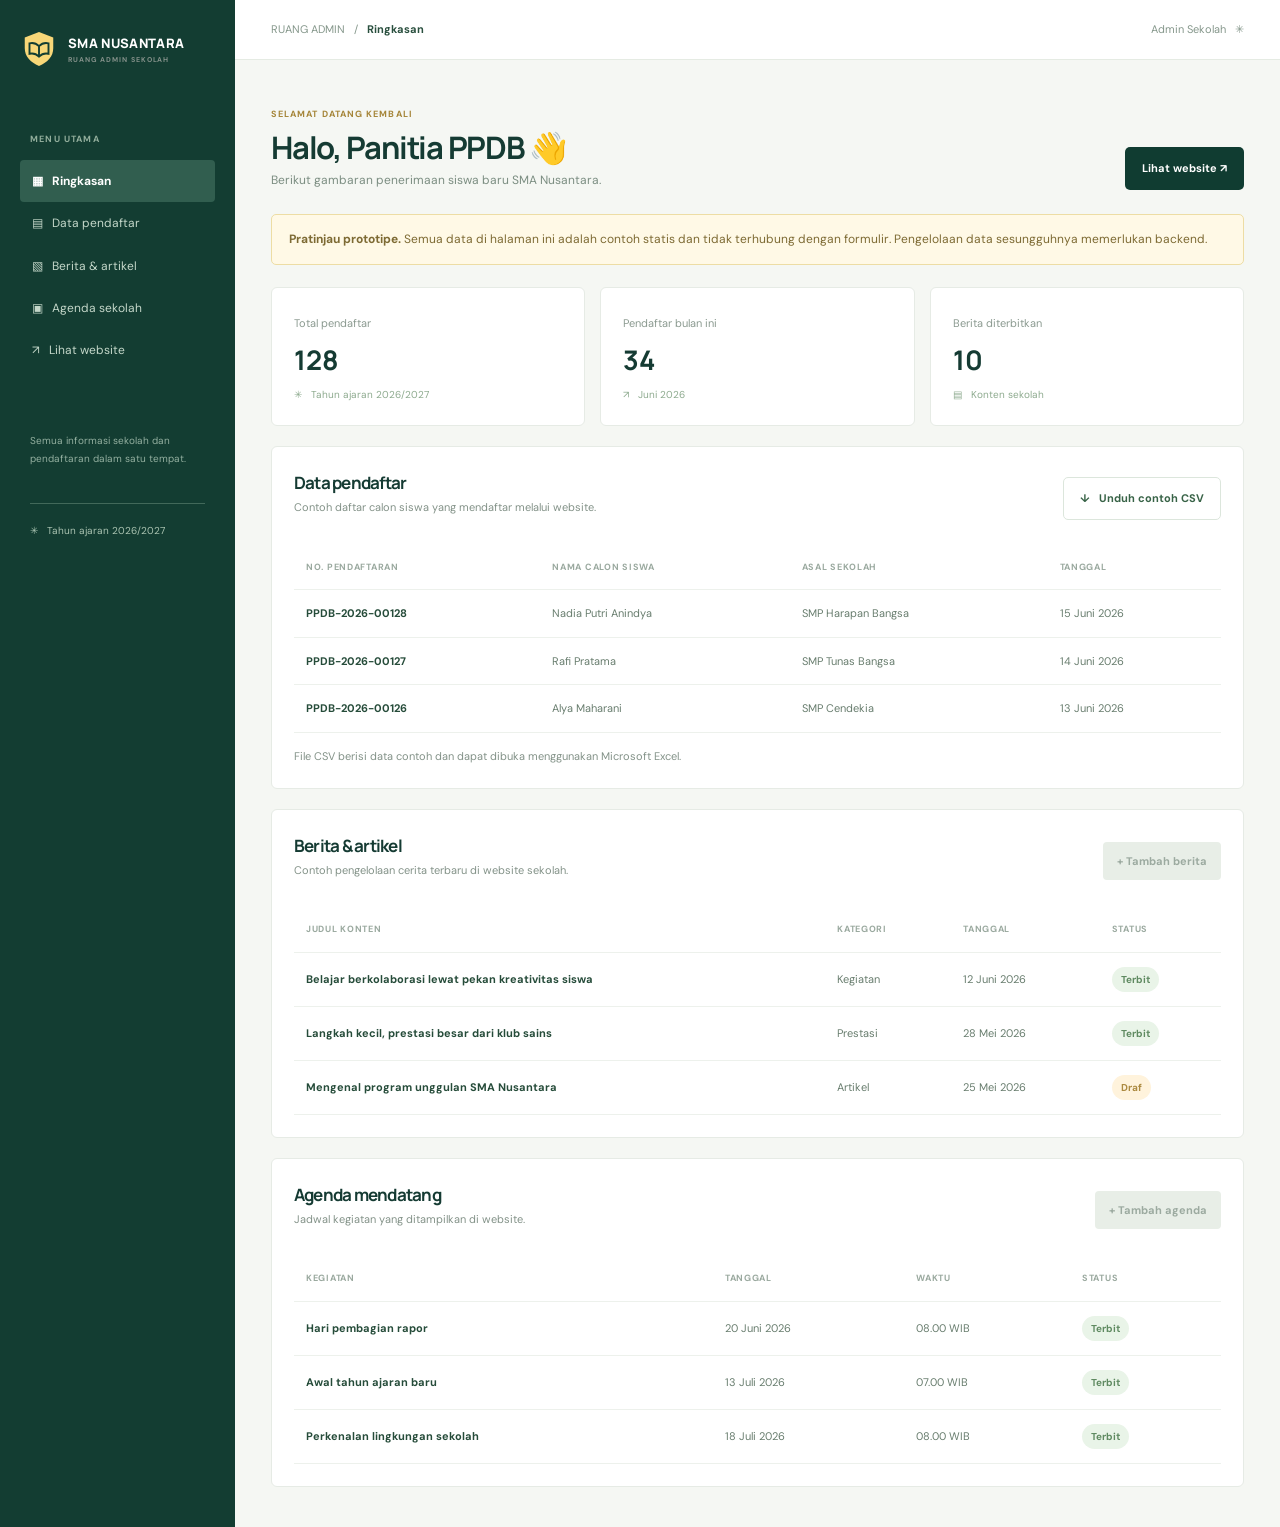
<file: admin.html>
<!doctype html>
<html lang="id">
<head>
  <meta charset="utf-8">
  <meta name="viewport" content="width=device-width, initial-scale=1">
  <title>Contoh Dashboard Panitia — SMA Nusantara</title>
  <link rel="preconnect" href="https://fonts.googleapis.com">
  <link rel="preconnect" href="https://fonts.gstatic.com" crossorigin>
  <link href="https://fonts.googleapis.com/css2?family=DM+Sans:wght@400;500;600;700&family=Manrope:wght@400;500;600;700;800&display=swap" rel="stylesheet">
  <link rel="stylesheet" href="style.css">
</head>
<body class="dashboard-page"><div class="dashboard-shell"><aside class="sidebar"><a class="brand" href="index.html"><span class="brand-mark" aria-hidden="true"><svg viewBox="0 0 40 40" fill="none"><path d="M20 2 35 8v11c0 9-6 15-15 19C11 34 5 28 5 19V8L20 2Z" fill="currentColor"/><path d="M10 14c4-1 7 0 10 3 3-3 6-4 10-3v11c-4-1-7 0-10 3-3-3-6-4-10-3V14Z" stroke="#F9D66C" stroke-width="2"/><path d="M20 17v11" stroke="#F9D66C" stroke-width="2"/></svg></span><span class="brand-name">SMA NUSANTARA<small>RUANG ADMIN SEKOLAH</small></span></a><p class="sidebar-label">MENU UTAMA</p><nav class="sidebar-nav" aria-label="Menu admin"><a class="active" href="#ringkasan">▦ &nbsp; Ringkasan</a><a href="#pendaftar">▤ &nbsp; Data pendaftar</a><a href="#konten">▧ &nbsp; Berita & artikel</a><a href="#agenda">▣ &nbsp; Agenda sekolah</a><a href="index.html">↗ &nbsp; Lihat website</a></nav><p class="sidebar-note">Semua informasi sekolah dan pendaftaran dalam satu tempat.</p><div class="sidebar-bottom">✳ &nbsp; Tahun ajaran 2026/2027</div></aside>
  <main class="dashboard-main" id="ringkasan"><header class="dashboard-top"><span>RUANG ADMIN &nbsp; / &nbsp; <strong>Ringkasan</strong></span><span>Admin Sekolah &nbsp; ✳</span></header><div class="dashboard-content"><div class="dashboard-title"><div><span class="mini-label">SELAMAT DATANG KEMBALI</span><h1>Halo, Panitia PPDB 👋</h1><p>Berikut gambaran penerimaan siswa baru SMA Nusantara.</p></div><a class="button button-small button-dark" href="index.html">Lihat website ↗</a></div><div class="demo-banner"><strong>Pratinjau prototipe.</strong> Semua data di halaman ini adalah contoh statis dan tidak terhubung dengan formulir. Pengelolaan data sesungguhnya memerlukan backend.</div><div class="dashboard-stats"><div class="stat-card"><span>Total pendaftar</span><strong>128</strong><small>✳ &nbsp; Tahun ajaran 2026/2027</small></div><div class="stat-card"><span>Pendaftar bulan ini</span><strong>34</strong><small>↗ &nbsp; Juni 2026</small></div><div class="stat-card"><span>Berita diterbitkan</span><strong>10</strong><small>▤ &nbsp; Konten sekolah</small></div></div>
    <section class="dashboard-card" id="pendaftar"><div class="dashboard-card-head"><div><h2>Data pendaftar</h2><p>Contoh daftar calon siswa yang mendaftar melalui website.</p></div><a class="button button-small button-outline" href="data:text/csv;charset=utf-8,No%20Pendaftaran%2CNama%2CAsal%20Sekolah%2CTanggal%0APPDB-2026-00128%2CNadia%20Putri%20Anindya%2CSMP%20Harapan%20Bangsa%2C15%20Juni%202026%0APPDB-2026-00127%2CRafi%20Pratama%2CSMP%20Tunas%20Bangsa%2C14%20Juni%202026%0APPDB-2026-00126%2CAlya%20Maharani%2CSMP%20Cendekia%2C13%20Juni%202026" download="contoh-data-pendaftar.csv">↓ &nbsp; Unduh contoh CSV</a></div><div class="table-wrap"><table><thead><tr><th>NO. PENDAFTARAN</th><th>NAMA CALON SISWA</th><th>ASAL SEKOLAH</th><th>TANGGAL</th></tr></thead><tbody><tr><td>PPDB-2026-00128</td><td>Nadia Putri Anindya</td><td>SMP Harapan Bangsa</td><td>15 Juni 2026</td></tr><tr><td>PPDB-2026-00127</td><td>Rafi Pratama</td><td>SMP Tunas Bangsa</td><td>14 Juni 2026</td></tr><tr><td>PPDB-2026-00126</td><td>Alya Maharani</td><td>SMP Cendekia</td><td>13 Juni 2026</td></tr></tbody></table></div><p class="table-note">File CSV berisi data contoh dan dapat dibuka menggunakan Microsoft Excel.</p></section>
    <section class="dashboard-card" id="konten"><div class="dashboard-card-head"><div><h2>Berita & artikel</h2><p>Contoh pengelolaan cerita terbaru di website sekolah.</p></div><button class="disabled-button" disabled>+ Tambah berita</button></div><div class="table-wrap"><table><thead><tr><th>JUDUL KONTEN</th><th>KATEGORI</th><th>TANGGAL</th><th>STATUS</th></tr></thead><tbody><tr><td>Belajar berkolaborasi lewat pekan kreativitas siswa</td><td>Kegiatan</td><td>12 Juni 2026</td><td><span class="status">Terbit</span></td></tr><tr><td>Langkah kecil, prestasi besar dari klub sains</td><td>Prestasi</td><td>28 Mei 2026</td><td><span class="status">Terbit</span></td></tr><tr><td>Mengenal program unggulan SMA Nusantara</td><td>Artikel</td><td>25 Mei 2026</td><td><span class="status draft">Draf</span></td></tr></tbody></table></div></section>
    <section class="dashboard-card" id="agenda"><div class="dashboard-card-head"><div><h2>Agenda mendatang</h2><p>Jadwal kegiatan yang ditampilkan di website.</p></div><button class="disabled-button" disabled>+ Tambah agenda</button></div><div class="table-wrap"><table><thead><tr><th>KEGIATAN</th><th>TANGGAL</th><th>WAKTU</th><th>STATUS</th></tr></thead><tbody><tr><td>Hari pembagian rapor</td><td>20 Juni 2026</td><td>08.00 WIB</td><td><span class="status">Terbit</span></td></tr><tr><td>Awal tahun ajaran baru</td><td>13 Juli 2026</td><td>07.00 WIB</td><td><span class="status">Terbit</span></td></tr><tr><td>Perkenalan lingkungan sekolah</td><td>18 Juli 2026</td><td>08.00 WIB</td><td><span class="status">Terbit</span></td></tr></tbody></table></div></section>
  </div></main></div></body>
</html>
</file>
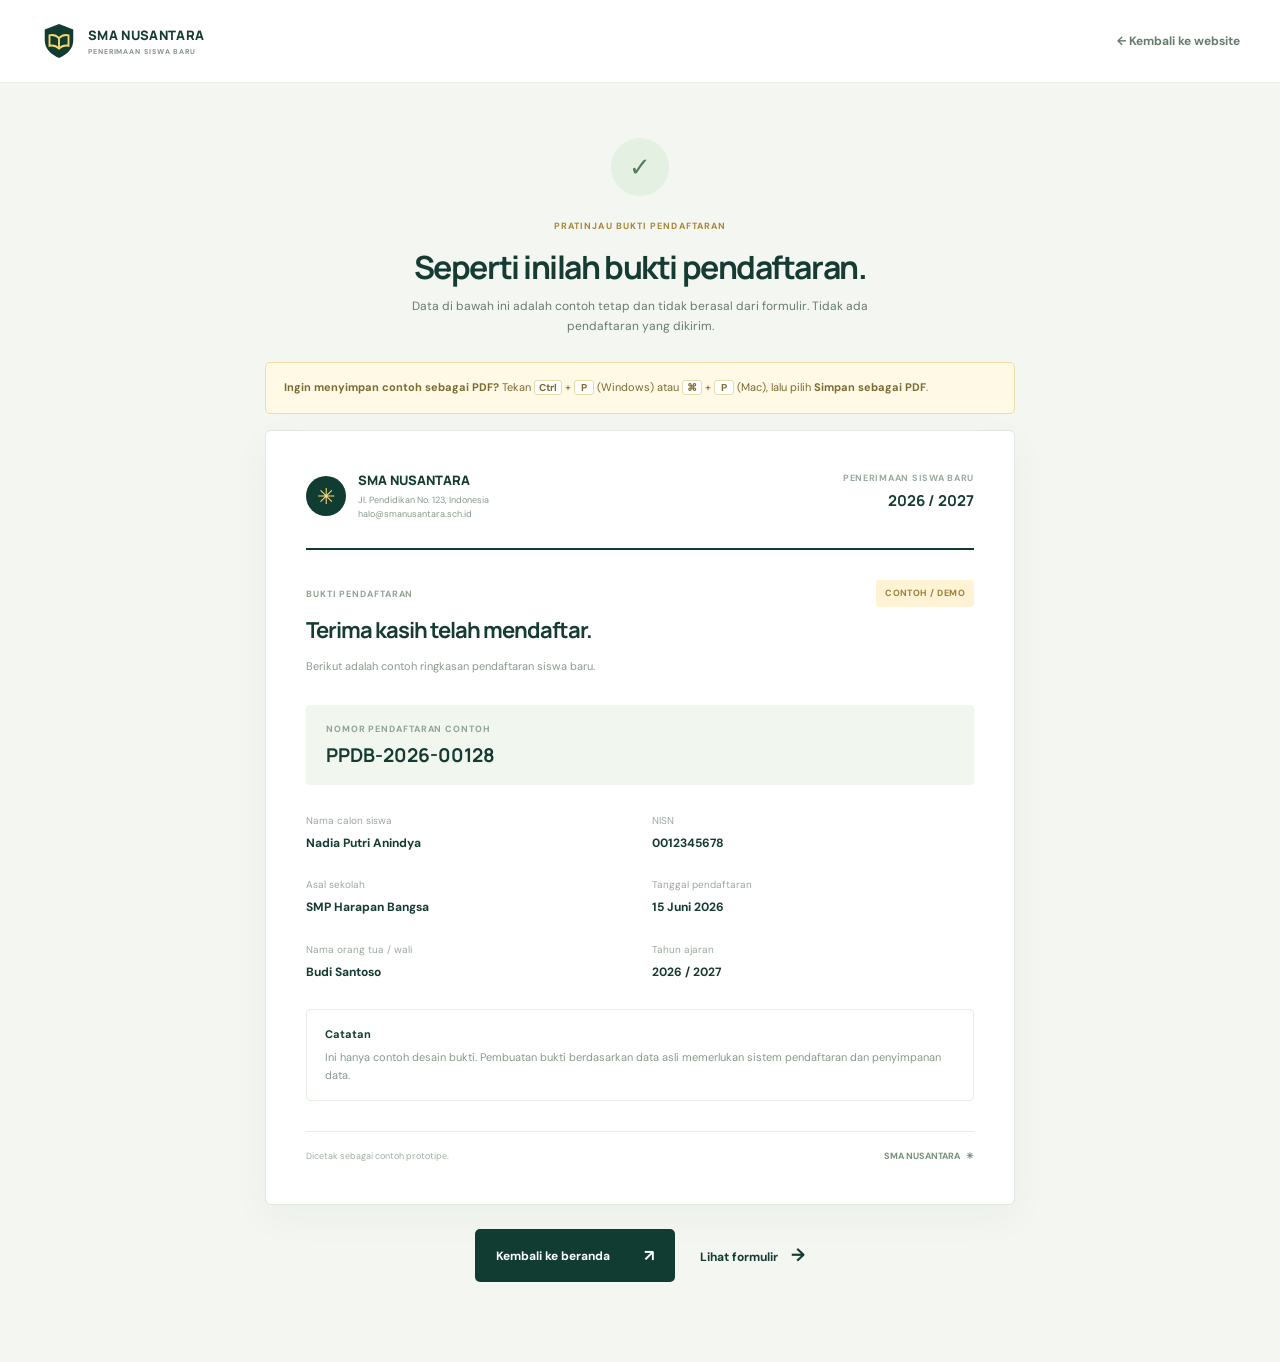
<file: bukti.html>
<!doctype html>
<html lang="id">
<head>
  <meta charset="utf-8">
  <meta name="viewport" content="width=device-width, initial-scale=1">
  <title>Contoh Bukti Pendaftaran — SMA Nusantara</title>
  <link rel="preconnect" href="https://fonts.googleapis.com">
  <link rel="preconnect" href="https://fonts.gstatic.com" crossorigin>
  <link href="https://fonts.googleapis.com/css2?family=DM+Sans:wght@400;500;600;700&family=Manrope:wght@400;500;600;700;800&display=swap" rel="stylesheet">
  <link rel="stylesheet" href="style.css">
</head>
<body class="proof-page">
  <header class="simple-header no-print"><div class="container simple-nav"><a class="brand" href="index.html"><span class="brand-mark" aria-hidden="true"><svg viewBox="0 0 40 40" fill="none"><path d="M20 2 35 8v11c0 9-6 15-15 19C11 34 5 28 5 19V8L20 2Z" fill="currentColor"/><path d="M10 14c4-1 7 0 10 3 3-3 6-4 10-3v11c-4-1-7 0-10 3-3-3-6-4-10-3V14Z" stroke="#F9D66C" stroke-width="2"/><path d="M20 17v11" stroke="#F9D66C" stroke-width="2"/></svg></span><span class="brand-name">SMA NUSANTARA<small>PENERIMAAN SISWA BARU</small></span></a><a class="back-link" href="index.html">← <span>Kembali ke website</span></a></div></header>
  <main class="proof-wrap"><div class="proof-intro no-print"><div class="success-icon">✓</div><span class="mini-label">PRATINJAU BUKTI PENDAFTARAN</span><h1>Seperti inilah bukti pendaftaran.</h1><p>Data di bawah ini adalah contoh tetap dan tidak berasal dari formulir. Tidak ada pendaftaran yang dikirim.</p></div><div class="print-hint no-print"><strong>Ingin menyimpan contoh sebagai PDF?</strong> Tekan <kbd>Ctrl</kbd> + <kbd>P</kbd> (Windows) atau <kbd>⌘</kbd> + <kbd>P</kbd> (Mac), lalu pilih <strong>Simpan sebagai PDF</strong>.</div>
    <article class="proof-sheet"><div class="proof-header"><div class="proof-brand"><div class="proof-emblem">✳</div><div><strong>SMA NUSANTARA</strong><small>Jl. Pendidikan No. 123, Indonesia<br>halo@smanusantara.sch.id</small></div></div><div class="proof-year">PENERIMAAN SISWA BARU<strong>2026 / 2027</strong></div></div><div class="proof-heading"><div><span>BUKTI PENDAFTARAN</span><h2>Terima kasih telah mendaftar.</h2><p>Berikut adalah contoh ringkasan pendaftaran siswa baru.</p></div><span class="proof-badge">CONTOH / DEMO</span></div><div class="proof-number"><span>NOMOR PENDAFTARAN CONTOH</span><strong>PPDB-2026-00128</strong></div><div class="proof-info"><div><span>Nama calon siswa</span><strong>Nadia Putri Anindya</strong></div><div><span>NISN</span><strong>0012345678</strong></div><div><span>Asal sekolah</span><strong>SMP Harapan Bangsa</strong></div><div><span>Tanggal pendaftaran</span><strong>15 Juni 2026</strong></div><div><span>Nama orang tua / wali</span><strong>Budi Santoso</strong></div><div><span>Tahun ajaran</span><strong>2026 / 2027</strong></div></div><div class="proof-notice"><strong>Catatan</strong><p>Ini hanya contoh desain bukti. Pembuatan bukti berdasarkan data asli memerlukan sistem pendaftaran dan penyimpanan data.</p></div><div class="proof-footer"><span>Dicetak sebagai contoh prototipe.</span><strong>SMA NUSANTARA &nbsp; ✳</strong></div></article><div class="proof-actions no-print"><a class="button button-dark" href="index.html">Kembali ke beranda <span>↗</span></a><a class="text-link" href="daftar.html">Lihat formulir <span>→</span></a></div></main>
</body>
</html>
</file>
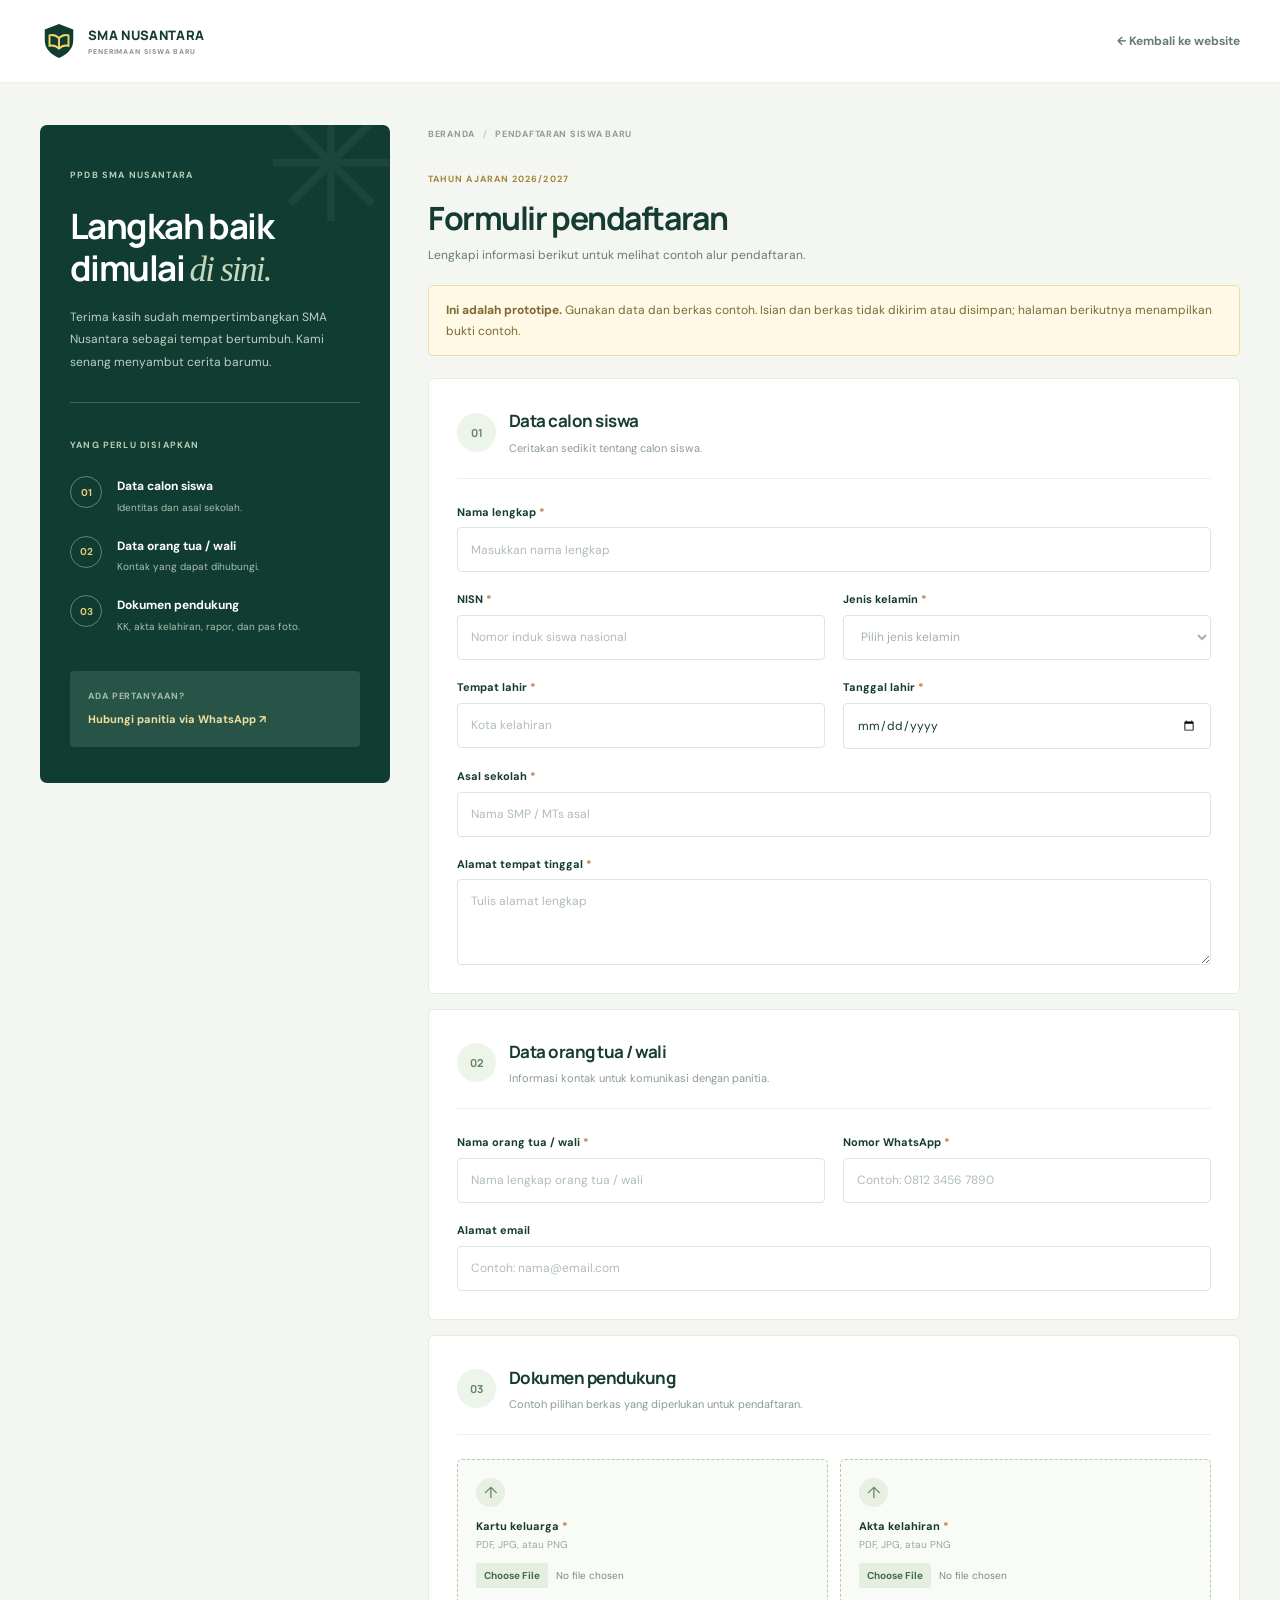
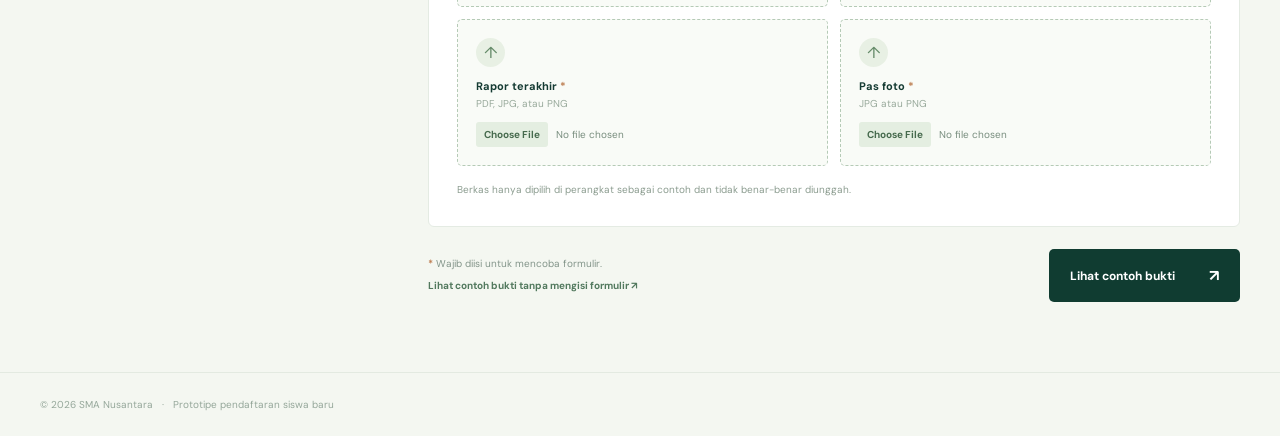
<file: daftar.html>
<!doctype html>
<html lang="id">
<head>
  <meta charset="utf-8">
  <meta name="viewport" content="width=device-width, initial-scale=1">
  <meta name="description" content="Contoh formulir pendaftaran siswa baru SMA Nusantara.">
  <title>Formulir PPDB 2026/2027 — SMA Nusantara</title>
  <link rel="preconnect" href="https://fonts.googleapis.com">
  <link rel="preconnect" href="https://fonts.gstatic.com" crossorigin>
  <link href="https://fonts.googleapis.com/css2?family=DM+Sans:wght@400;500;600;700&family=Manrope:wght@400;500;600;700;800&display=swap" rel="stylesheet">
  <link rel="stylesheet" href="style.css">
</head>
<body class="form-page">
  <header class="simple-header"><div class="container simple-nav"><a class="brand" href="index.html"><span class="brand-mark" aria-hidden="true"><svg viewBox="0 0 40 40" fill="none"><path d="M20 2 35 8v11c0 9-6 15-15 19C11 34 5 28 5 19V8L20 2Z" fill="currentColor"/><path d="M10 14c4-1 7 0 10 3 3-3 6-4 10-3v11c-4-1-7 0-10 3-3-3-6-4-10-3V14Z" stroke="#F9D66C" stroke-width="2"/><path d="M20 17v11" stroke="#F9D66C" stroke-width="2"/></svg></span><span class="brand-name">SMA NUSANTARA<small>PENERIMAAN SISWA BARU</small></span></a><a class="back-link" href="index.html#ppdb">← <span>Kembali ke website</span></a></div></header>
  <main class="container registration-layout"><aside class="registration-aside"><span class="aside-kicker">PPDB SMA NUSANTARA</span><h1>Langkah baik<br>dimulai <em>di sini.</em></h1><p>Terima kasih sudah mempertimbangkan SMA Nusantara sebagai tempat bertumbuh. Kami senang menyambut cerita barumu.</p><div class="aside-divider"></div><span class="aside-kicker">YANG PERLU DISIAPKAN</span><div class="aside-step"><span>01</span><div><strong>Data calon siswa</strong><small>Identitas dan asal sekolah.</small></div></div><div class="aside-step"><span>02</span><div><strong>Data orang tua / wali</strong><small>Kontak yang dapat dihubungi.</small></div></div><div class="aside-step"><span>03</span><div><strong>Dokumen pendukung</strong><small>KK, akta kelahiran, rapor, dan pas foto.</small></div></div><div class="aside-contact"><span>ADA PERTANYAAN?</span><a href="https://wa.me/6281234567890?text=Halo%2C%20saya%20ingin%20bertanya%20tentang%20PPDB%20SMA%20Nusantara." target="_blank" rel="noopener noreferrer">Hubungi panitia via WhatsApp ↗</a></div></aside>
    <div class="registration-main"><div class="breadcrumbs"><a href="index.html">BERANDA</a><span> / </span> PENDAFTARAN SISWA BARU</div><div class="form-title"><span class="mini-label">TAHUN AJARAN 2026/2027</span><h2>Formulir pendaftaran</h2><p>Lengkapi informasi berikut untuk melihat contoh alur pendaftaran.</p></div><div class="demo-banner"><strong>Ini adalah prototipe.</strong> Gunakan data dan berkas contoh. Isian dan berkas tidak dikirim atau disimpan; halaman berikutnya menampilkan bukti contoh.</div>
      <form action="bukti.html" method="get">
        <section class="form-card"><div class="form-card-heading"><span>01</span><div><h3>Data calon siswa</h3><p>Ceritakan sedikit tentang calon siswa.</p></div></div><div class="field-grid"><label class="field full"><span>Nama lengkap <b>*</b></span><input type="text" placeholder="Masukkan nama lengkap" required autocomplete="off"></label><label class="field"><span>NISN <b>*</b></span><input type="text" inputmode="numeric" placeholder="Nomor induk siswa nasional" required autocomplete="off"></label><label class="field"><span>Jenis kelamin <b>*</b></span><select required><option value="" selected disabled>Pilih jenis kelamin</option><option>Laki-laki</option><option>Perempuan</option></select></label><label class="field"><span>Tempat lahir <b>*</b></span><input type="text" placeholder="Kota kelahiran" required autocomplete="off"></label><label class="field"><span>Tanggal lahir <b>*</b></span><input type="date" required></label><label class="field full"><span>Asal sekolah <b>*</b></span><input type="text" placeholder="Nama SMP / MTs asal" required autocomplete="off"></label><label class="field full"><span>Alamat tempat tinggal <b>*</b></span><textarea rows="3" placeholder="Tulis alamat lengkap" required></textarea></label></div></section>
        <section class="form-card"><div class="form-card-heading"><span>02</span><div><h3>Data orang tua / wali</h3><p>Informasi kontak untuk komunikasi dengan panitia.</p></div></div><div class="field-grid"><label class="field"><span>Nama orang tua / wali <b>*</b></span><input type="text" placeholder="Nama lengkap orang tua / wali" required autocomplete="off"></label><label class="field"><span>Nomor WhatsApp <b>*</b></span><input type="tel" placeholder="Contoh: 0812 3456 7890" required autocomplete="off"></label><label class="field full"><span>Alamat email</span><input type="email" placeholder="Contoh: nama@email.com" autocomplete="off"></label></div></section>
        <section class="form-card"><div class="form-card-heading"><span>03</span><div><h3>Dokumen pendukung</h3><p>Contoh pilihan berkas yang diperlukan untuk pendaftaran.</p></div></div><div class="upload-grid"><label class="upload-field"><span class="upload-icon">↑</span><strong>Kartu keluarga <b>*</b></strong><small>PDF, JPG, atau PNG</small><input type="file" accept=".pdf,image/jpeg,image/png" required></label><label class="upload-field"><span class="upload-icon">↑</span><strong>Akta kelahiran <b>*</b></strong><small>PDF, JPG, atau PNG</small><input type="file" accept=".pdf,image/jpeg,image/png" required></label><label class="upload-field"><span class="upload-icon">↑</span><strong>Rapor terakhir <b>*</b></strong><small>PDF, JPG, atau PNG</small><input type="file" accept=".pdf,image/jpeg,image/png" required></label><label class="upload-field"><span class="upload-icon">↑</span><strong>Pas foto <b>*</b></strong><small>JPG atau PNG</small><input type="file" accept="image/jpeg,image/png" required></label></div><p class="field-hint">Berkas hanya dipilih di perangkat sebagai contoh dan tidak benar-benar diunggah.</p></section>
        <div class="form-submit"><div><p><b>*</b> Wajib diisi untuk mencoba formulir.</p><a href="bukti.html">Lihat contoh bukti tanpa mengisi formulir ↗</a></div><button class="button button-dark" type="submit">Lihat contoh bukti <span>↗</span></button></div>
      </form>
    </div>
  </main><footer class="simple-footer"><div class="container">© 2026 SMA Nusantara &nbsp; · &nbsp; Prototipe pendaftaran siswa baru</div></footer>
</body>
</html>
</file>
<file: style.css>
/* SMA Nusantara — prototipe Paket 2 */
:root{--ink:#153b33;--deep:#103c31;--muted:#687a72;--cream:#f7f8f1;--line:#dce4da;--yellow:#f8d778;--sans:'DM Sans',Arial,sans-serif;--display:'Manrope',Arial,sans-serif}
*{box-sizing:border-box}
html{scroll-behavior:smooth;scroll-padding-top:90px}
body{margin:0;background:var(--cream);color:var(--ink);font-family:var(--sans);font-size:15px;line-height:1.7;-webkit-font-smoothing:antialiased}
img{display:block;width:100%;height:100%;object-fit:cover}
a{color:inherit;text-decoration:none}
button,input,select,textarea{font:inherit}
button,a,summary{touch-action:manipulation}
a:focus-visible,summary:focus-visible,button:focus-visible,input:focus-visible,select:focus-visible,textarea:focus-visible{outline:3px solid #e9aa34;outline-offset:4px}
.container{width:min(1200px,calc(100% - 64px));margin:auto}
.announcement{background:var(--deep);color:#f5f8ed;font-size:11px;letter-spacing:.01em}
.announcement-inner{min-height:37px;display:flex;justify-content:center;align-items:center;gap:14px}
.sparkle{color:var(--yellow);font-size:15px;margin-right:6px}.announcement a{color:var(--yellow);font-weight:700}
.site-header,.simple-header{position:relative;z-index:5;background:#fff;border-bottom:1px solid #edf0e9}
.nav-wrap,.simple-nav{height:82px;display:flex;align-items:center;gap:35px}
.brand{display:inline-flex;align-items:center;gap:10px;flex-shrink:0}.brand-mark{display:block;width:38px;height:38px;color:var(--deep)}.brand-mark svg{display:block;width:100%;height:100%}.brand-name{font:800 13px/1.25 var(--display);letter-spacing:.025em}.brand-name small{display:block;margin-top:4px;color:#84918a;font:700 7px/1 var(--sans);letter-spacing:.13em}
.desktop-nav{display:flex;align-items:center;justify-content:center;gap:32px;margin-left:auto}.desktop-nav a{font-size:12px;font-weight:700;color:#4c6259}.desktop-nav a:hover,.text-link:hover{color:#a77716}
.button{display:inline-flex;justify-content:center;align-items:center;gap:34px;min-height:53px;padding:0 20px;border:1px solid transparent;border-radius:5px;font-size:12px;font-weight:700;cursor:pointer;transition:background .2s,color .2s}.button span{font-size:16px;line-height:1}.button-dark{background:var(--deep);color:#fff}.button-dark:hover{background:#21604e}.button-small{min-height:43px;padding:0 16px;gap:24px;font-size:11px}.mobile-menu{display:none}
.hero{overflow:hidden;background:#f4f7ee;padding:54px 0 0}.hero-grid{display:grid;grid-template-columns:1fr 1fr;gap:60px;align-items:center}.hero-copy{padding:15px 0 32px}.eyebrow,.section-label{display:inline-flex;align-items:center;gap:9px;font-size:10px;font-weight:700;letter-spacing:.12em;color:#4f6b5d}.eyebrow>span{width:7px;height:7px;border-radius:50%;background:#cb9d3e;box-shadow:0 0 0 4px #ecebd6}
h1,h2,h3,p{margin-top:0}h1,h2,h3{font-family:var(--display);letter-spacing:-.045em}h1{margin:25px 0 21px;font-size:clamp(48px,5.2vw,72px);line-height:1.12;font-weight:700}h1 em,h2 em{font-family:Georgia,serif;font-weight:400;letter-spacing:-.05em;color:#668771}.hero-copy>p{max-width:430px;color:#697b72;line-height:1.9;font-size:14px}.hero-actions{display:flex;align-items:center;gap:28px;margin-top:30px}.text-link{font-size:12px;font-weight:700}.text-link span{margin-left:10px;font-size:18px}.hero-note{display:flex;align-items:center;gap:12px;margin-top:66px;color:#738579;font-size:11px;line-height:1.5}.hero-note>span{display:grid;place-items:center;width:37px;height:37px;background:#e7ead8;color:#a38432;border-radius:50%;font-size:17px}.hero-note p{margin:0}.hero-note strong{color:var(--ink)}
.hero-visual{position:relative;margin:0 10px 34px 12px}.hero-image{height:505px;position:relative;overflow:hidden;border-radius:230px 230px 8px 8px;background:#92a49b}.hero-image:after{content:"";position:absolute;inset:45% 0 0;background:linear-gradient(transparent,rgba(6,36,28,.78))}.image-caption{position:absolute;z-index:1;left:35px;bottom:31px;color:#fff}.image-caption span{display:block;color:#f8df9d;font-size:9px;font-weight:700;letter-spacing:.13em}.image-caption strong{display:block;margin-top:9px;font:600 21px/1.3 var(--display);letter-spacing:-.04em}.hero-sticker{position:absolute;top:40px;right:-24px;width:107px;height:107px;display:flex;flex-direction:column;align-items:center;justify-content:center;text-align:center;border-radius:50%;background:var(--yellow);transform:rotate(10deg);color:#244a39;box-shadow:0 5px 20px #193c3014}.hero-sticker span{font-size:20px;line-height:1}.hero-sticker strong{margin-top:4px;font-size:10px;line-height:1.25}.accreditation{position:absolute;left:-37px;bottom:42px;background:white;display:flex;align-items:center;gap:10px;padding:13px 17px;border-radius:5px;box-shadow:0 9px 35px #1a3f2b24}.accreditation>span{display:grid;place-items:center;width:35px;height:35px;border-radius:50%;background:#eff4e9;color:#b08d35;font-size:18px}.accreditation small,.accreditation strong{display:block}.accreditation small{color:#8c9a91;font-size:8px;font-weight:700;letter-spacing:.07em}.accreditation strong{font-size:12px}
.hero-bottom{display:flex;align-items:center;gap:22px;padding:24px 0 27px;border-top:1px solid #dce5d8}.hero-bottom p{margin:0;font-size:9px;letter-spacing:.1em;line-height:1.5;color:#849488}.hero-bottom p strong{color:var(--ink)}.hero-bottom>div{height:1px;flex:1;background:#dce5d8}.hero-bottom>span{font-size:9px;font-weight:700;letter-spacing:.1em;color:#849488}
.section{padding:112px 0;scroll-margin-top:15px}.section-heading{margin-bottom:46px}.split-heading{display:flex;justify-content:space-between;align-items:end;gap:40px}.section-heading h2,.ppdb-copy h2{margin:16px 0 0;font-size:clamp(34px,4vw,50px);line-height:1.2;font-weight:700}.section-heading>p{max-width:330px;margin:0 0 5px;color:var(--muted);font-size:13px;line-height:1.9}.section-label span{color:#c0a159}
.about-section{background:#fff}.about-grid{display:grid;grid-template-columns:1fr 1fr;gap:80px;align-items:center}.about-image{height:440px;position:relative;background:#dfe9dd;overflow:hidden;border-radius:5px}.image-tag{position:absolute;bottom:22px;left:22px;background:#fff;padding:12px 15px;font-size:9px;font-weight:700;letter-spacing:.1em}.image-tag span{margin-left:20px;color:#b89b48;font-size:15px}.about-content{max-width:490px}.mini-label,.card-number{font-size:9px;font-weight:700;letter-spacing:.12em;color:#a58538}.about-content h3{font-size:26px;line-height:1.3;margin:12px 0 16px}.about-content>p,.about-details p{color:var(--muted);font-size:13px;line-height:1.9}.about-quote{margin:25px 0;padding:0 0 0 17px;border-left:2px solid #d8ba6d;font-family:Georgia,serif;font-style:italic;font-size:17px;line-height:1.5}.about-quote small{display:block;margin-top:9px;font:600 10px var(--sans);color:#88998f}.about-details details{border-top:1px solid var(--line)}.about-details details:last-child{border-bottom:1px solid var(--line)}summary{cursor:pointer;list-style:none}summary::-webkit-details-marker{display:none}.about-details summary{display:flex;justify-content:space-between;align-items:center;padding:12px 0;font-size:12px;font-weight:700}.about-details summary span{font-size:18px;font-weight:400;color:#a78b46}.about-details p{padding:0 15px 8px 0;margin:0}
.program-section{background:#f4f7ee}.program-grid{display:grid;grid-template-columns:repeat(3,1fr);gap:16px}.program-card{position:relative;min-height:263px;padding:28px;background:#fff;border:1px solid #e5ebe1;border-radius:5px}.program-icon{display:grid;place-items:center;width:48px;height:48px;margin-bottom:27px;border-radius:50%;background:#e6eddb;color:#638260;font-size:25px}.program-icon.peach{background:#f9e9d9;color:#c28956}.program-icon.blue{background:#e3eef0;color:#71939a}.program-card h3{font-size:18px;margin:9px 0}.program-card p{max-width:275px;color:var(--muted);font-size:12px;line-height:1.8}.card-arrow{position:absolute;right:26px;top:27px;color:#94a498;font-size:19px}
.life-section{background:#fff}.life-grid{display:grid;grid-template-columns:1.4fr 1fr 1fr;gap:16px}.life-card{min-width:0}.life-card img{height:245px;border-radius:5px;background:#dce8dd}.life-card>div{padding:19px 4px}.life-card span,.news-meta{font-size:9px;font-weight:700;letter-spacing:.1em;color:#a78a46}.life-card h3{margin:8px 0;font-size:17px}.life-card p{color:var(--muted);font-size:12px;line-height:1.8;margin:0}
.people-section{background:#f1f5ec}.people-grid{display:grid;grid-template-columns:repeat(3,1fr);gap:15px}.person{display:flex;align-items:center;gap:14px;padding:22px;background:#fff;border:1px solid #e6ece3;border-radius:5px}.person-avatar{display:grid;place-items:center;flex-shrink:0;width:54px;height:54px;border-radius:50%;background:#e3eee2;color:#557b60;font:700 15px var(--display)}.person-avatar.peach{background:#f7e9dc;color:#b07854}.person-avatar.blue{background:#e5eff0;color:#688d94}.person h3{margin:0 0 4px;font-size:13px;letter-spacing:-.02em}.person p{margin:0;color:#8b9b90;font-size:11px}.person>span{margin-left:auto;align-self:flex-start;color:#bbc8bd}
.news-section{background:#fff}.news-layout{display:grid;grid-template-columns:2fr 1fr;gap:34px}.news-grid{display:grid;grid-template-columns:1fr 1fr;gap:20px}.news-card img{height:190px;border-radius:5px;background:#dce8dd}.news-meta{margin-top:19px}.news-meta span{padding:0 4px;color:#c9d2c7}.news-card h3{max-width:280px;margin:10px 0;font-size:17px;line-height:1.5}.news-card summary{font-size:11px;font-weight:700}.news-card summary span{margin-left:8px;color:#a88a3b}.news-card details p{font-size:12px;color:var(--muted);line-height:1.8}.agenda{background:#f3f6ee;padding:25px 27px;border-radius:5px}.agenda-heading>span{font-size:9px;font-weight:700;letter-spacing:.1em;color:#9aab9b}.agenda-heading h3{display:flex;justify-content:space-between;margin:5px 0 18px;font-size:20px}.agenda-heading h3 span{font-size:16px;color:#809586}.agenda-item{display:flex;gap:15px;align-items:center;padding:15px 0;border-top:1px solid #dfe8db}.agenda-item>div{display:flex;flex-direction:column;align-items:center;justify-content:center;width:43px;height:47px;flex-shrink:0;background:#fff;border-radius:3px;line-height:1.2}.agenda-item strong{font:700 18px var(--display)}.agenda-item div span{font-size:9px;color:#a68a4a;font-weight:700}.agenda-item p{margin:0;font-size:11px;font-weight:700}.agenda-item small{display:block;margin-top:3px;font-size:10px;color:#90a093;font-weight:400}.agenda-foot{margin:15px 0 0;color:#91a296;font-size:10px}
.ppdb-section{background:#fff;padding-top:0}.ppdb-panel{display:grid;grid-template-columns:1.5fr 1fr;overflow:hidden;border-radius:6px;background:var(--deep);color:#fff}.ppdb-copy{padding:60px}.light-label{color:#a8c1af}.light-label span{color:#e6c970}.ppdb-copy h2{font-size:clamp(34px,3.7vw,46px)}.ppdb-copy h2 em{color:#c1d5b9}.ppdb-copy>p{max-width:440px;margin:20px 0 25px;color:#bdcfc2;font-size:13px;line-height:1.9}.ppdb-details{display:flex;gap:45px;padding:19px 0 25px;border-top:1px solid #416356}.ppdb-details span,.ppdb-details strong{display:block}.ppdb-details span{color:#97b4a2;font-size:9px;letter-spacing:.1em;font-weight:700}.ppdb-details strong{margin-top:5px;font-size:12px}.ppdb-actions{display:flex;flex-wrap:wrap;gap:10px}.button-yellow{background:var(--yellow);color:var(--deep)}.button-yellow:hover{background:#ffe6a1}.button-outline-light{border-color:#6a8978;color:#fff}.button-outline-light:hover{background:#285649}.demo-note{display:block;max-width:460px;margin-top:15px;color:#a6bfb0;font-size:10px;line-height:1.7}.ppdb-side{display:flex;flex-direction:column;justify-content:center;padding:45px;background:#dfead8;color:var(--ink)}.ppdb-side-top{display:flex;justify-content:space-between;align-items:start;color:#80997e;font-size:9px;font-weight:700;letter-spacing:.12em;line-height:1.5}.ppdb-side-top span:last-child{font-size:27px;color:#8ba681}.ppdb-number{margin-top:35px;font:700 46px/1 var(--display);letter-spacing:-.07em}.ppdb-number span{font-size:13px;color:#9caf9b;letter-spacing:0}.ppdb-side h3{margin:14px 0;font-size:19px}.ppdb-side ol{padding:0;margin:0;list-style:none}.ppdb-side li{display:flex;gap:13px;padding:10px 0;border-top:1px solid #c8dac5;font-size:11px}.ppdb-side li span{font-size:10px;color:#829a82}.ppdb-side-bottom{display:flex;justify-content:space-between;margin-top:25px;padding-top:14px;border-top:1px solid #c8dac5;font-size:9px;font-weight:700;letter-spacing:.1em;color:#80977e}
.site-footer{background:#f3f6ee;padding:65px 0 0}.footer-main{display:grid;grid-template-columns:1.4fr .8fr 1.2fr 1.2fr;gap:45px;padding-bottom:60px}.footer-main p{margin:16px 0 0;color:#7e9184;font-size:11px;line-height:1.9}.footer-main h3{margin:4px 0 17px;font:700 9px var(--sans);letter-spacing:.12em;color:#91a294}.footer-main>div>a:not(.brand){display:block;margin:8px 0;color:#61776a;font-size:11px}.footer-message span{display:block;color:#9daf9e;font-size:9px;font-weight:700;letter-spacing:.1em}.footer-message strong{display:block;margin-top:15px;font:700 22px/1.35 var(--display);letter-spacing:-.05em}.footer-message em{color:#bb9b49;font-style:normal}.footer-bottom{display:flex;gap:25px;align-items:center;padding:20px 0;border-top:1px solid #dce5d9;color:#99a99b;font-size:10px}.footer-bottom a:first-of-type{margin-left:auto}.footer-bottom a{font-weight:700;color:#71897a}
/* Formulir PPDB */
.form-page,.proof-page{background:#f4f7f1}.simple-nav{justify-content:space-between}.back-link{font-size:12px;font-weight:700;color:#657c6d}.registration-layout{display:grid;grid-template-columns:350px minmax(0,1fr);gap:38px;align-items:start;padding-top:42px;padding-bottom:70px}.registration-aside{position:sticky;top:20px;padding:36px 30px;background:var(--deep);color:#fff;border-radius:7px;overflow:hidden}.registration-aside:before{content:"✳";position:absolute;top:-38px;right:-8px;color:#ffffff0d;font-size:160px;line-height:1}.aside-kicker{position:relative;color:#b7ceba;font-size:9px;font-weight:700;letter-spacing:.13em}.registration-aside h1{position:relative;margin:18px 0 15px;font-size:35px;line-height:1.2}.registration-aside h1 em{color:#c4d8bd}.registration-aside>p{position:relative;color:#bdd0c2;font-size:12px;line-height:1.9}.aside-divider{height:1px;margin:28px 0;background:#426757}.aside-step{display:flex;align-items:flex-start;gap:15px;margin-top:20px}.aside-step>span{display:grid;place-items:center;width:32px;height:32px;flex-shrink:0;border:1px solid #638474;border-radius:50%;color:#e4cb7b;font-size:10px;font-weight:700}.aside-step strong,.aside-step small{display:block}.aside-step strong{font-size:12px}.aside-step small{margin-top:3px;color:#a8c0ae;font-size:10px;line-height:1.6}.aside-contact{margin-top:36px;padding:18px;background:#285447;border-radius:4px}.aside-contact span,.aside-contact a{display:block}.aside-contact span{color:#a4c1ab;font-size:9px;letter-spacing:.1em;font-weight:700}.aside-contact a{margin-top:6px;font-size:11px;font-weight:700;color:#f3df9c}
.breadcrumbs{margin:2px 0 23px;color:#8b9f90;font-size:9px;font-weight:700;letter-spacing:.08em}.breadcrumbs span{padding:0 5px;color:#c1cec2}.form-title h2{margin:7px 0;font-size:32px;line-height:1.25}.form-title p{color:var(--muted);font-size:12px}.demo-banner{margin:20px 0 22px;padding:14px 17px;border:1px solid #eddda4;border-radius:5px;background:#fff9e6;color:#7d6a33;font-size:12px;line-height:1.7}.form-card{margin-bottom:15px;padding:28px;background:white;border:1px solid #e4ebe3;border-radius:6px}.form-card-heading{display:flex;align-items:center;gap:13px;margin-bottom:24px;padding-bottom:20px;border-bottom:1px solid #edf1ec}.form-card-heading>span{display:grid;place-items:center;width:39px;height:39px;flex-shrink:0;border-radius:50%;background:#edf4e9;color:#628566;font:700 11px var(--display)}.form-card-heading h3{margin:0;font-size:17px;letter-spacing:-.03em}.form-card-heading p{margin:3px 0 0;color:#8a9c8e;font-size:11px}.field-grid{display:grid;grid-template-columns:1fr 1fr;gap:18px}.field{display:block;min-width:0}.field.full{grid-column:1/-1}.field>span{display:block;margin-bottom:6px;font-size:11px;font-weight:700}.field b,.upload-field b,.form-submit b{color:#bd7e52}.field input,.field select,.field textarea{display:block;width:100%;min-height:45px;padding:11px 13px;border:1px solid #dde6dc;border-radius:4px;background:#fff;color:var(--ink);font-size:12px}.field textarea{resize:vertical}.field input::placeholder,.field textarea::placeholder{color:#b0beb2}.field select:invalid{color:#a4b3a6}.upload-grid{display:grid;grid-template-columns:1fr 1fr;gap:12px}.upload-field{display:flex;min-width:0;flex-direction:column;align-items:flex-start;padding:18px;border:1px dashed #b5cab6;border-radius:5px;background:#f9fbf7}.upload-icon{display:grid;place-items:center;width:29px;height:29px;margin-bottom:10px;border-radius:50%;background:#e8f0e4;color:#648a68;font-size:16px}.upload-field strong{font-size:11px}.upload-field small{color:#98a99b;font-size:10px}.upload-field input{width:100%;margin-top:10px;font-size:10px;color:#788d7e}.upload-field input::file-selector-button{margin:0 8px 0 0;padding:6px 8px;border:0;border-radius:3px;background:#e4eee1;color:#466a4d;font:700 10px var(--sans);cursor:pointer}.field-hint{margin:15px 0 0;color:#8b9c8f;font-size:10px}.form-submit{display:flex;justify-content:space-between;align-items:center;gap:20px;margin-top:22px}.form-submit p{margin:0;color:#83958a;font-size:10px}.form-submit a{color:#52795e;font-size:10px;font-weight:700}.simple-footer{padding:23px 0;border-top:1px solid #e3eae1;color:#95a79a;font-size:10px}
/* Bukti yang dapat dicetak melalui browser */
.proof-wrap{width:min(750px,calc(100% - 36px));margin:55px auto 80px}.proof-intro{text-align:center}.success-icon{display:grid;place-items:center;width:58px;height:58px;margin:0 auto 16px;border-radius:50%;background:#e4f0e2;color:#547e5b;font-size:26px}.proof-intro h1{margin:9px 0;font-size:32px;line-height:1.25}.proof-intro p{max-width:500px;margin:0 auto;color:var(--muted);font-size:12px}.print-hint{margin:26px 0 16px;padding:15px 18px;border:1px solid #eddda4;border-radius:5px;background:#fff9e6;color:#7d6a33;font-size:11px;line-height:1.8}kbd{display:inline-block;min-width:20px;padding:0 4px;border:1px solid #e8dbaa;border-radius:3px;background:#fff;text-align:center;font:700 10px var(--sans)}.proof-sheet{padding:40px;background:#fff;border:1px solid #dfe8df;border-radius:6px;box-shadow:0 12px 40px #163a2a0a}.proof-header{display:flex;justify-content:space-between;gap:20px;padding-bottom:26px;border-bottom:2px solid var(--deep)}.proof-brand{display:flex;gap:12px;align-items:center}.proof-emblem{display:grid;place-items:center;width:40px;height:40px;background:var(--deep);color:var(--yellow);border-radius:50%;font-size:22px}.proof-brand strong,.proof-brand small,.proof-year strong{display:block}.proof-brand strong{font:800 13px var(--display)}.proof-brand small{margin-top:4px;color:#87988a;font-size:9px;line-height:1.6}.proof-year{text-align:right;color:#99a99b;font-size:9px;font-weight:700;letter-spacing:.08em}.proof-year strong{margin-top:4px;color:var(--ink);font:700 15px var(--display);letter-spacing:0}.proof-heading{display:flex;justify-content:space-between;align-items:start;gap:15px;margin:30px 0}.proof-heading>div>span,.proof-number span{font-size:9px;font-weight:700;letter-spacing:.1em;color:#91a295}.proof-heading h2{margin:7px 0;font-size:22px}.proof-heading p{margin:0;color:#899a8c;font-size:11px}.proof-badge{white-space:nowrap;padding:6px 9px;border-radius:3px;background:#fff2d5;color:#9c813b;font-size:9px;font-weight:700;letter-spacing:.05em}.proof-number{padding:17px 20px;background:#f1f6ee;border-radius:4px}.proof-number span,.proof-number strong{display:block}.proof-number strong{margin-top:4px;font:700 19px var(--display)}.proof-info{display:grid;grid-template-columns:1fr 1fr;gap:23px;padding:27px 0}.proof-info span,.proof-info strong{display:block}.proof-info span{color:#9aa99d;font-size:10px}.proof-info strong{margin-top:4px;font-size:12px}.proof-notice{padding:15px 18px;border:1px solid #e7eee5;border-radius:4px;font-size:11px}.proof-notice p{margin:4px 0 0;color:#87998b}.proof-footer{display:flex;justify-content:space-between;gap:10px;margin-top:30px;padding-top:17px;border-top:1px solid #e6ede4;color:#a0aea2;font-size:9px}.proof-footer strong{color:#75917b}.proof-actions{display:flex;align-items:center;justify-content:center;gap:25px;margin-top:24px}
/* Dashboard dan CMS contoh */
.dashboard-page{min-height:100vh;background:#f5f7f3}.dashboard-shell{display:grid;grid-template-columns:235px 1fr;min-height:100vh}.sidebar{padding:30px 20px;background:#133d32;color:#d2e2d6}.sidebar .brand{color:white}.sidebar .brand-mark{color:#f8d778}.sidebar .brand-mark path:nth-child(n+2){stroke:#133d32}.sidebar-label{margin:55px 10px 13px;color:#92ae9c;font-size:9px;font-weight:700;letter-spacing:.13em}.sidebar-nav a{display:block;padding:11px 12px;color:#c4d7c9;font-size:12px;border-radius:4px}.sidebar-nav a.active{background:#315e4f;color:white;font-weight:700}.sidebar-note{margin:60px 10px 0;color:#94b0a0;font-size:10px;line-height:1.8}.sidebar-bottom{margin:35px 10px 0;padding-top:18px;border-top:1px solid #42695a;color:#abc4b2;font-size:10px}.dashboard-main{min-width:0}.dashboard-top{display:flex;justify-content:space-between;align-items:center;gap:15px;padding:20px 36px;background:white;border-bottom:1px solid #e5ebe3}.dashboard-top>span{font-size:11px;color:#85978b}.dashboard-top strong{color:#294f3e}.dashboard-content{max-width:1150px;margin:auto;padding:40px 36px}.dashboard-title{display:flex;justify-content:space-between;align-items:end;gap:20px;margin-bottom:24px}.dashboard-title h1{margin:5px 0;font-size:31px;letter-spacing:-.04em}.dashboard-title p{margin:0;color:#7b8d81;font-size:12px}.dashboard-stats{display:grid;grid-template-columns:repeat(3,1fr);gap:15px}.stat-card,.dashboard-card{padding:22px;background:white;border:1px solid #e6ebe5;border-radius:6px}.stat-card span{color:#8b9a90;font-size:11px}.stat-card strong{display:block;margin-top:6px;font:700 27px var(--display)}.stat-card small{display:block;margin-top:8px;color:#8daa8e;font-size:10px}.dashboard-card{margin-top:20px}.dashboard-card-head{display:flex;align-items:center;justify-content:space-between;gap:15px;margin-bottom:18px}.dashboard-card h2{margin:0;font-size:17px}.dashboard-card p{color:#839288;font-size:11px}.table-wrap{overflow:auto}table{width:100%;border-collapse:collapse;text-align:left;white-space:nowrap}th,td{padding:14px 12px;border-bottom:1px solid #edf1ec;font-size:11px}th{color:#9aa99f;font-size:9px;letter-spacing:.08em}td{color:#687d6e}td:first-child{font-weight:700;color:#264c3a}.status{display:inline-block;padding:4px 9px;border-radius:30px;background:#e9f4e8;color:#5f8a61;font-size:10px;font-weight:700}.status.draft{background:#fff3dc;color:#ac8a40}.disabled-button{padding:10px 14px;border:0;border-radius:4px;background:#e8eee7;color:#9caaa0;font-size:11px;font-weight:700;cursor:not-allowed}.button-outline{border-color:#dce6dc;color:#386347}.button-outline:hover{background:#f1f7ef}.table-note{margin:14px 0 0}
@media(max-width:950px){.desktop-nav{gap:18px}.nav-wrap{gap:20px}.hero-grid{gap:35px}.about-grid{gap:40px}.footer-main{grid-template-columns:1.3fr 1fr 1fr}.footer-message{display:none}.ppdb-copy{padding:45px}.ppdb-side{padding:35px}.registration-layout{grid-template-columns:280px minmax(0,1fr);gap:20px}.registration-aside{padding:28px 22px}}
@media(max-width:720px){.container{width:min(100% - 36px,560px)}.announcement-inner{justify-content:center;text-align:center;padding:8px 0;line-height:1.4}.announcement-inner>span{font-size:10px}.announcement a{white-space:nowrap;font-size:10px}.nav-wrap,.simple-nav{height:70px;justify-content:space-between}.desktop-nav,.header-cta{display:none}.mobile-menu{display:block;position:relative;margin-left:auto}.mobile-menu summary{padding:8px 0 8px 12px;font-size:12px;font-weight:700}.mobile-menu summary span{margin-left:8px;font-size:17px}.mobile-menu nav{position:absolute;top:100%;right:0;width:220px;padding:10px;background:white;border:1px solid var(--line);border-radius:5px;box-shadow:0 12px 25px #153b331a}.mobile-menu nav a{display:block;padding:10px 12px;font-size:12px;font-weight:700}.hero{padding-top:35px}.hero-grid{grid-template-columns:1fr;gap:20px}.hero-copy{padding:0}.hero h1{font-size:clamp(43px,10vw,60px);margin:20px 0}.hero-copy>p{font-size:13px}.hero-note{margin-top:30px}.hero-visual{margin:10px 14px 20px 12px}.hero-image{height:400px}.hero-sticker{width:90px;height:90px;right:-15px;top:30px}.accreditation{left:-16px;bottom:25px}.hero-bottom{padding:20px 0}.hero-bottom>span{font-size:8px}.section{padding:75px 0}.section-heading{margin-bottom:30px}.split-heading{display:block}.section-heading h2{font-size:clamp(33px,8vw,43px)}.section-heading>p{margin:17px 0 0}.about-grid{grid-template-columns:1fr;gap:30px}.about-image{height:330px}.program-grid,.people-grid{grid-template-columns:1fr}.program-card{min-height:220px}.life-grid{grid-template-columns:1fr 1fr}.life-large{grid-column:1/-1}.life-card img{height:190px}.life-large img{height:260px}.life-card h3{font-size:15px}.news-layout{grid-template-columns:1fr}.news-card img{height:160px}.ppdb-section{padding-top:0}.ppdb-panel{grid-template-columns:1fr}.ppdb-copy{padding:35px 25px}.ppdb-side{padding:30px 25px}.ppdb-number{margin-top:25px}.footer-main{grid-template-columns:1fr 1fr;gap:30px;padding-bottom:40px}.footer-main>div:first-child{grid-column:1/-1}.footer-bottom{flex-wrap:wrap;gap:10px 20px}.footer-bottom span{width:100%}.footer-bottom a:first-of-type{margin-left:0}.registration-layout{grid-template-columns:1fr;padding-top:22px}.registration-aside{position:static}.registration-aside h1{font-size:32px}.registration-aside .aside-divider,.registration-aside>.aside-kicker:nth-of-type(2),.aside-step,.aside-contact{display:none}.registration-aside>p{margin-bottom:0}.registration-main{min-width:0}.form-title h2{font-size:28px}.dashboard-shell{grid-template-columns:1fr}.sidebar{padding:15px 18px}.sidebar-label,.sidebar-note,.sidebar-bottom{display:none}.sidebar-nav{display:flex;gap:4px;overflow:auto;margin-top:12px}.sidebar-nav a{white-space:nowrap;padding:8px 10px}.dashboard-top{padding:15px 18px}.dashboard-content{padding:28px 18px}.dashboard-title{align-items:start;flex-direction:column}.dashboard-stats{grid-template-columns:1fr 1fr}.dashboard-stats .stat-card:last-child{grid-column:1/-1}.dashboard-card{padding:16px}}
@media(max-width:420px){.announcement-inner{gap:8px}.announcement-inner>span{max-width:240px}.hero-actions{gap:17px}.hero-actions .button{gap:14px;padding:0 14px}.hero-image{height:330px}.hero-sticker{width:80px;height:80px}.hero-sticker strong{font-size:9px}.life-grid{gap:12px}.news-grid{grid-template-columns:1fr}.news-card img{height:190px}.ppdb-details{gap:22px}.ppdb-actions .button{width:100%}.footer-main{gap:25px}.back-link span{font-size:10px}.form-card{padding:20px}.field-grid,.upload-grid{grid-template-columns:1fr}.field.full{grid-column:auto}.form-submit{align-items:stretch;flex-direction:column}.proof-sheet{padding:22px}.proof-heading{flex-direction:column}.proof-info{gap:18px}.proof-header{align-items:flex-start}.proof-year{font-size:8px}.dashboard-card-head{align-items:flex-start;flex-direction:column}}
.accreditation{bottom:135px}
@media(max-width:720px){.accreditation{bottom:125px}}
@media print{body.proof-page{background:#fff}.no-print{display:none!important}.proof-wrap{width:100%;margin:0}.proof-sheet{padding:0;border:0;box-shadow:none}.proof-header,.proof-number,.proof-notice{-webkit-print-color-adjust:exact;print-color-adjust:exact}}
@media(prefers-reduced-motion:reduce){html{scroll-behavior:auto}*{transition:none!important}}
</file>
